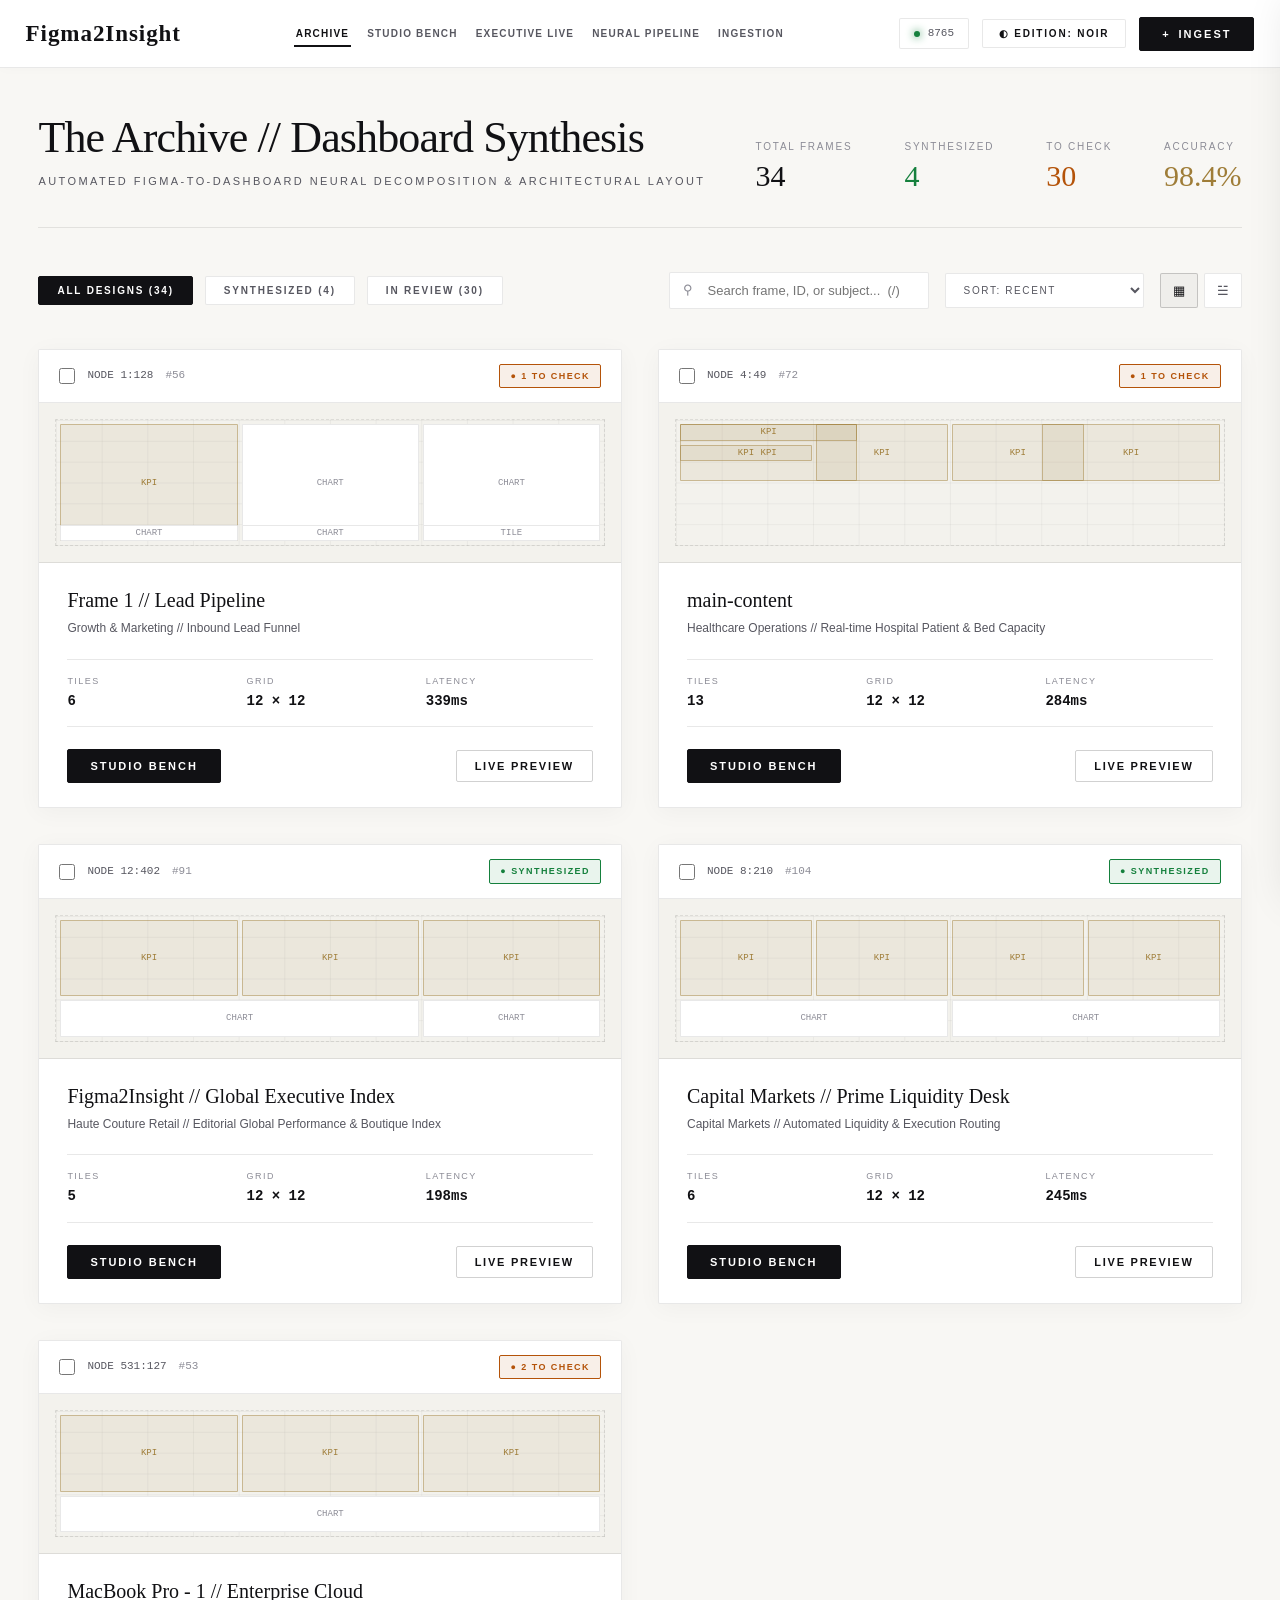
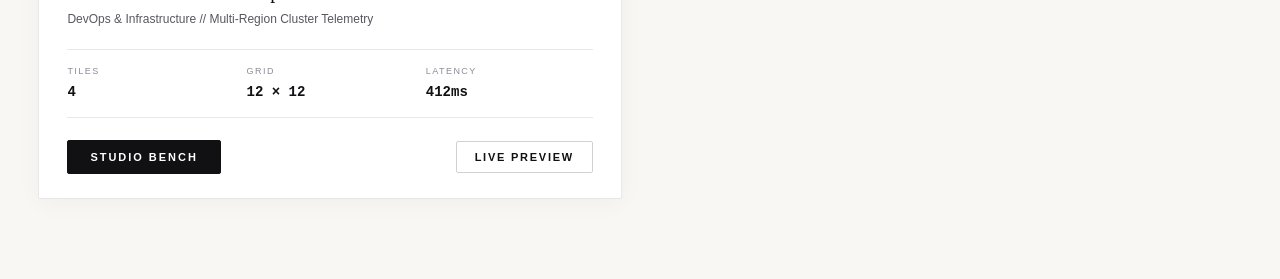
<file: index.html>
<!DOCTYPE html>
<html lang="en">
<head>
  <meta charset="UTF-8">
  <meta http-equiv="refresh" content="0; url=app/">
  <title>Figma2Insight // Redirecting...</title>
  <script>
    window.location.href = "app/";
  </script>
</head>
<body style="background: #f8f7f4; color: #111114; font-family: sans-serif; display: flex; align-items: center; justify-content: center; height: 100vh; margin: 0;">
  <p>Entering <a href="app/" style="color: #9f7d38; font-weight: 600; text-decoration: none;">Figma2Insight</a>...</p>
</body>
</html>
</file>
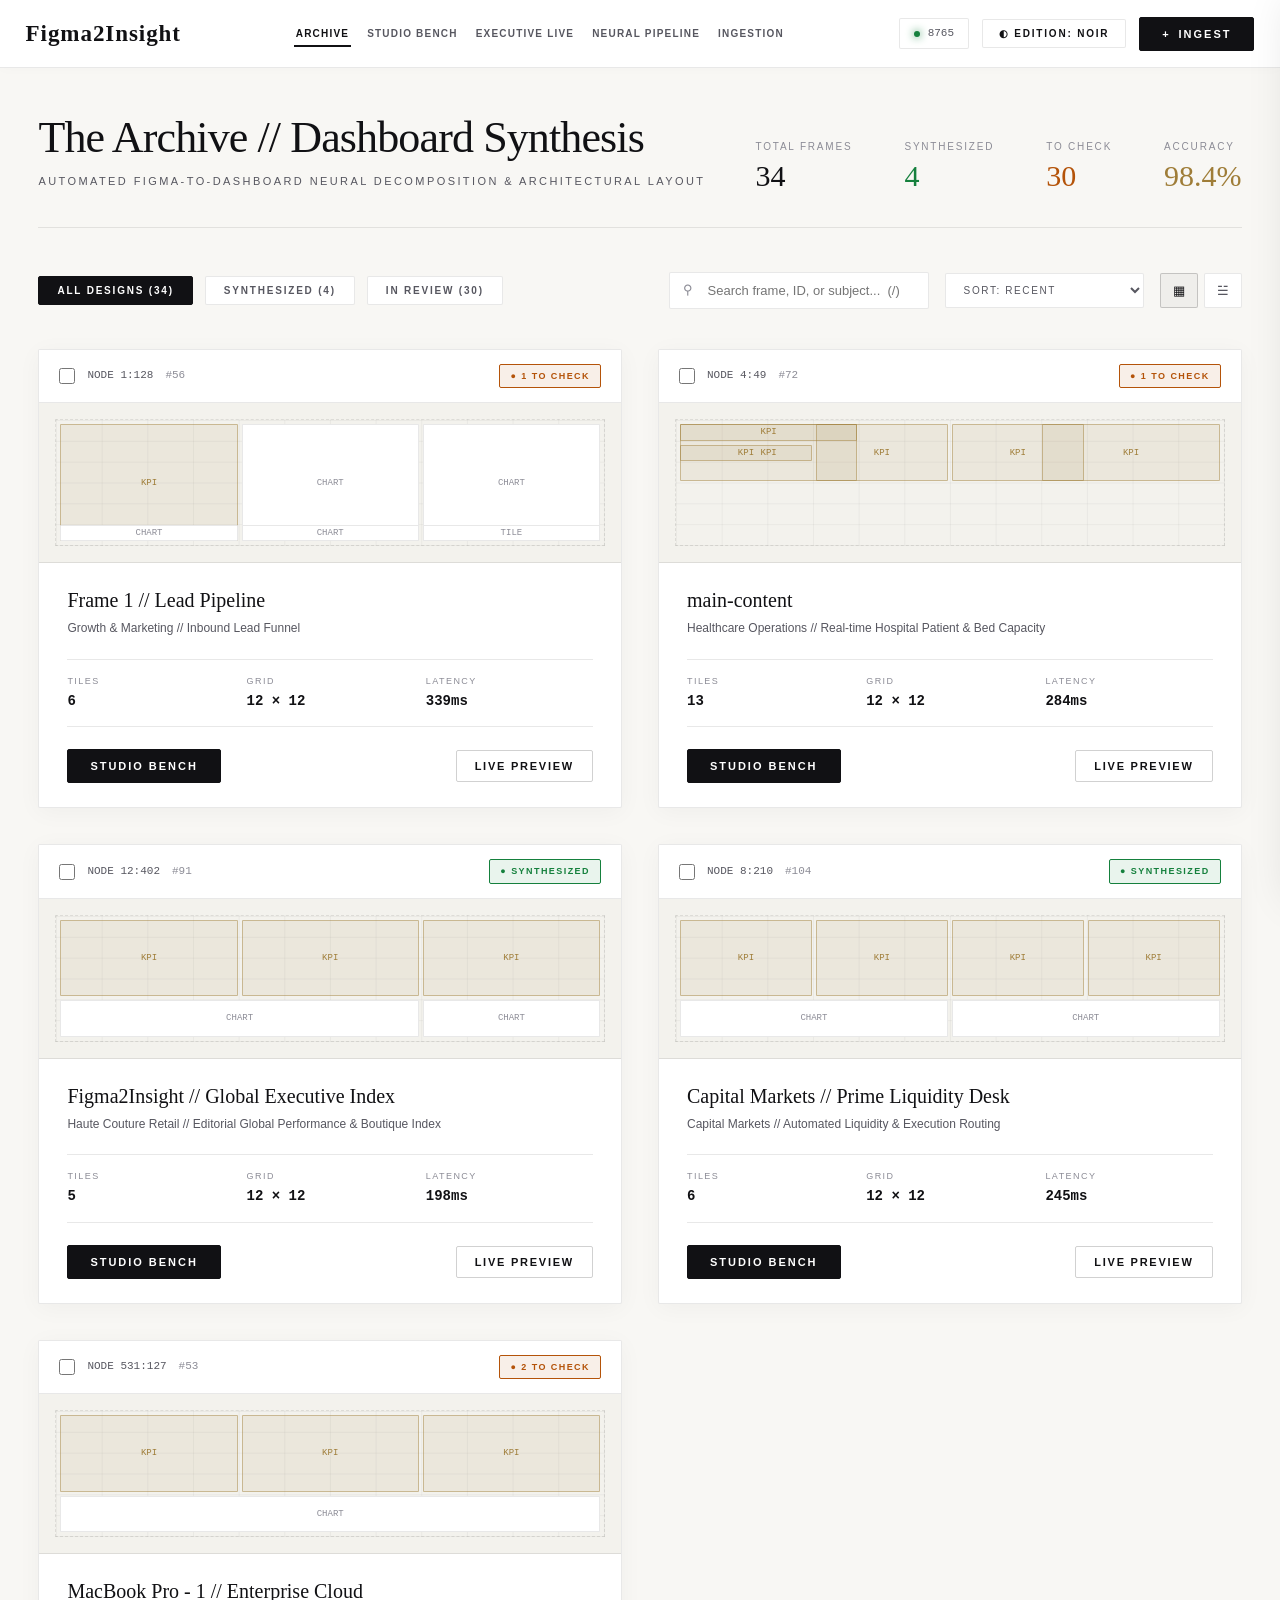
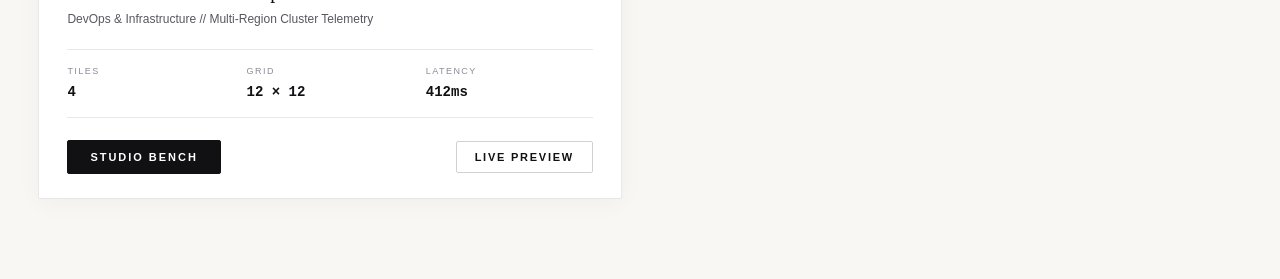
<file: app/index.html>
<!DOCTYPE html>
<html lang="en" data-theme="blanc">
<head>
  <meta charset="UTF-8">
  <meta name="viewport" content="width=device-width, initial-scale=1.0">
  <title>Figma2Insight // Neural Dashboard Synthesis</title>
  <link rel="stylesheet" href="css/style.css?v=4.0">
  <link rel="preconnect" href="https://fonts.googleapis.com">
  <link rel="preconnect" href="https://fonts.gstatic.com" crossorigin>
</head>
<body data-theme="blanc">

  <!-- =========================================================================
       MASTHEAD (PRADA EDITORIAL STYLE - SPACIOUS TABS & FIGMA2INSIGHT BRAND)
       ========================================================================= -->
  <header class="atelier-masthead">
    <div class="brand-block" onclick="ATELIER_APP.switchTab('collection')" title="Figma2Insight Home">
      <span class="brand-title">Figma2Insight</span>
    </div>

    <nav class="atelier-nav">
      <button class="nav-link active" data-tab="collection" onclick="ATELIER_APP.switchTab('collection')">
        <span class="nav-num">01 // </span>Archive
      </button>
      <button class="nav-link" data-tab="studio" onclick="ATELIER_APP.switchTab('studio')">
        <span class="nav-num">02 // </span><span class="nav-label-long">Studio Bench</span><span class="nav-label-short">Studio</span>
      </button>
      <button class="nav-link" data-tab="preview" onclick="ATELIER_APP.switchTab('preview')">
        <span class="nav-num">03 // </span><span class="nav-label-long">Executive Live</span><span class="nav-label-short">Executive</span>
      </button>
      <button class="nav-link" data-tab="pipeline" onclick="ATELIER_APP.switchTab('pipeline')">
        <span class="nav-num">04 // </span><span class="nav-label-long">Neural Pipeline</span><span class="nav-label-short">Pipeline</span>
      </button>
      <button class="nav-link" data-tab="ingest" onclick="ATELIER_APP.switchTab('ingest')">
        <span class="nav-num">05 // </span>Ingestion
      </button>
    </nav>

    <div class="masthead-actions">
      <div class="system-status-pill" title="Figma Receiver Listener State">
        <span class="status-dot"></span>
        <span class="status-pill-full">PORT 8765 ACTIVE</span>
        <span class="status-pill-short">8765</span>
      </div>

      <button id="theme-toggle-btn" class="theme-toggle-btn" onclick="ATELIER_DATA.toggleTheme(); ATELIER_APP.updateThemeButton();" title="Toggle Light / Dark Mode">
        <span class="theme-icon">◐</span>
        <span id="theme-btn-text" class="theme-btn-text">EDITION: NOIR</span>
      </button>

      <button id="btn-nav-ingest" class="btn-primary-sharp" onclick="ATELIER_APP.switchTab('ingest')" title="Import new Figma file">
        <span>+</span>
        <span class="ingest-label-full">INGEST FIGMA</span>
        <span class="ingest-label-short">INGEST</span>
      </button>
    </div>
  </header>

  <!-- =========================================================================
       MAIN CONTENT CONTAINER (SPACIOUS LUXURY LAYOUT)
       ========================================================================= -->
  <main class="atelier-main">

    <!-- =======================================================================
         VIEW 1: COLLECTION ARCHIVE
         ======================================================================= -->
    <section id="tab-collection" class="tab-pane active">
      <div class="editorial-hero">
        <div>
          <h1 class="hero-heading">The Archive // Dashboard Synthesis</h1>
          <p class="hero-subtext">Automated Figma-to-Dashboard neural decomposition & architectural layout</p>
        </div>

        <div class="telemetry-strip">
          <div class="stat-item">
            <span class="stat-label">TOTAL FRAMES</span>
            <span class="stat-value">34</span>
          </div>
          <div class="stat-item">
            <span class="stat-label">SYNTHESIZED</span>
            <span class="stat-value" style="color: var(--accent-emerald);">4</span>
          </div>
          <div class="stat-item">
            <span class="stat-label">TO CHECK</span>
            <span class="stat-value" style="color: var(--accent-amber);">30</span>
          </div>
          <div class="stat-item">
            <span class="stat-label">ACCURACY</span>
            <span class="stat-value" style="color: var(--accent-gold);">98.4%</span>
          </div>
        </div>
      </div>

      <!-- Controls Toolbar -->
      <div class="catalog-toolbar">
        <div class="filter-group">
          <button class="filter-pill active" data-filter="ALL">ALL DESIGNS (34)</button>
          <button class="filter-pill" data-filter="GENERATED">SYNTHESIZED (4)</button>
          <button class="filter-pill" data-filter="REVIEW">IN REVIEW (30)</button>
        </div>

        <div class="search-sort-group">
          <div class="search-box-wrapper">
            <span class="search-icon">⚲</span>
            <input type="text" id="catalog-search-input" class="search-input" placeholder="Search frame, ID, or subject...  (/)">
          </div>

          <select id="catalog-sort-select" class="sort-select">
            <option value="NEWEST">SORT: RECENT</option>
            <option value="TILES">SORT: TILE DENSITY</option>
            <option value="CONFIDENCE">SORT: INFERENCE TIME</option>
          </select>

          <div style="display: flex; gap: 6px;">
            <button id="btn-view-grid" class="view-toggle-btn active" title="Curated Grid View">▦</button>
            <button id="btn-view-table" class="view-toggle-btn" title="Architectural Table View">☱</button>
          </div>
        </div>
      </div>

      <!-- Catalog Layouts (Zero Overlapping Markers) -->
      <div id="catalog-grid-view" class="catalog-grid"></div>
      <div id="catalog-table-view" style="display: none;"></div>

      <!-- Floating Batch Operations Bar -->
      <div id="floating-batch-bar" class="floating-batch-bar">
        <span id="batch-selected-count" class="batch-count">1 DESIGN SELECTED</span>
        <button id="btn-batch-classify" class="btn-primary-sharp" style="padding: 8px 16px; font-size: 10px;">
          CLASSIFY (XGBOOST)
        </button>
        <button id="btn-batch-package" class="btn-secondary-sharp" style="padding: 8px 16px; font-size: 10px; color: var(--text-inverse); border-color: rgba(255,255,255,0.3);">
          PACKAGE BUNDLE (.ZIP)
        </button>
        <button id="btn-batch-clear" class="btn-secondary-sharp" style="padding: 8px 14px; font-size: 10px; color: rgba(255,255,255,0.6); border-color: transparent;">
          DESELECT ALL
        </button>
      </div>
    </section>

    <!-- =======================================================================
         VIEW 2: STUDIO / FRAME INSPECTOR (DUAL BENCH)
         ======================================================================= -->
    <section id="tab-studio" class="tab-pane">
      <div class="studio-masthead">
        <div class="studio-breadcrumb">
          <span>COLLECTION</span>
          <span>/</span>
          <span id="studio-crumb-name" class="crumb-active">Frame 1 // Lead Pipeline (ID #56 · Node 1:128)</span>
        </div>

        <div class="studio-actions-group">
          <button id="btn-normalize" class="btn-secondary-sharp" style="font-size: 10px; padding: 8px 14px;">NORMALIZE</button>
          <button id="btn-classify" class="btn-secondary-sharp" style="font-size: 10px; padding: 8px 14px;">CLASSIFY</button>
          <button id="btn-synthesize" class="btn-primary-sharp" style="font-size: 10px; padding: 8px 16px;">SYNTHESIZE GRID</button>
          <button id="btn-copy-json" class="btn-secondary-sharp" style="font-size: 10px; padding: 8px 14px;">COPY JSON</button>
          <button id="btn-download-json" class="btn-secondary-sharp" style="font-size: 10px; padding: 8px 14px;">DOWNLOAD</button>
          <button id="btn-view-raw-json" class="btn-secondary-sharp" style="font-size: 10px; padding: 8px 14px;">INSPECT RAW</button>
        </div>
      </div>

      <!-- Telemetry Strip -->
      <div class="telemetry-ribbon">
        <div class="telemetry-tag-group">
          <div class="telemetry-tag">
            <span>CANDIDATES:</span>
            <strong id="ribbon-candidates-count">6</strong>
          </div>
          <span>·</span>
          <div class="telemetry-tag">
            <span>TILES:</span>
            <strong id="ribbon-tiles-count">6</strong>
          </div>
          <span>·</span>
          <div class="telemetry-tag" id="ribbon-review-container">
            <span class="review-flag-pill">
              <span id="ribbon-review-count">1</span> NEEDS REVIEW
            </span>
          </div>
          <span>·</span>
          <div class="telemetry-tag">
            <span>ERRORS:</span>
            <strong style="color: var(--accent-emerald);">0 VALIDATION</strong>
          </div>
        </div>

        <div class="telemetry-tag-group">
          <div class="telemetry-tag">
            <span>LATENCY:</span>
            <strong id="ribbon-latency">339ms</strong>
          </div>
          <span>·</span>
          <div class="telemetry-tag">
            <span>CLASSIFIER:</span>
            <span id="ribbon-classifier" style="color: var(--accent-gold);">XGBoost v1.7.5 (Cached)</span>
          </div>
        </div>
      </div>

      <!-- Dual Workbench Split -->
      <div class="studio-workbench">
        <!-- Left: Figma Source Decomposition -->
        <div class="bench-panel">
          <div class="panel-header">
            <div class="panel-title">
              <span>01 // SOURCE DECOMPOSITION</span>
            </div>
            <span id="source-dimensions-tag" class="panel-dim">1434 × 814 PX</span>
          </div>

          <div class="panel-body-scroll">
            <div id="source-candidates-list" class="source-candidates-list"></div>
          </div>
        </div>

        <!-- Right: 12x12 Architectural Neural Grid -->
        <div class="bench-panel">
          <div class="panel-header">
            <div class="panel-title">
              <span>02 // 12×12 NEURAL GRID CANVAS</span>
            </div>
            <span class="panel-dim">ADAPTIVE MATRIX (12 COLS × 12 ROWS)</span>
          </div>

          <div class="grid-canvas-container">
            <div class="grid-col-ruler">
              <span>1</span><span>2</span><span>3</span><span>4</span>
              <span>5</span><span>6</span><span>7</span><span>8</span>
              <span>9</span><span>10</span><span>11</span><span>12</span>
            </div>

            <div id="neural-grid-12x12" class="neural-grid-12x12"></div>
          </div>
        </div>
      </div>

      <!-- Tile Inspector Slide-Over Drawer -->
      <aside id="tile-inspector-drawer" class="tile-inspector-drawer">
        <div class="drawer-header">
          <h2 class="drawer-title font-serif">Tile Parameter Inspector</h2>
          <button id="close-inspector-drawer" class="drawer-close-btn">&times;</button>
        </div>

        <form id="tile-inspector-form" class="drawer-body">
          <input type="hidden" id="insp-widget-id">

          <div id="insp-review-banner" style="display: none; padding: 16px; background: var(--accent-amber-soft); border: 1px solid var(--accent-amber); border-radius: var(--radius-sharp);">
            <div style="font-family: var(--font-display); font-size: 10px; font-weight: 700; letter-spacing: 0.16em; color: var(--accent-amber); margin-bottom: 6px;">
              ● ATTENTION REQUIRED
            </div>
            <p id="insp-review-comment" style="font-size: 12px; color: var(--text-primary); margin-bottom: 12px; line-height: 1.5;"></p>
            <button type="button" id="btn-approve-review" class="btn-primary-sharp" style="font-size: 9px; padding: 8px 14px; width: 100%;">
              APPROVE & RESOLVE FLAG
            </button>
          </div>

          <div class="form-group">
            <label class="form-label">Widget Title</label>
            <input type="text" id="insp-title" class="form-input">
          </div>

          <div class="form-group">
            <label class="form-label">Subtitle / Description</label>
            <input type="text" id="insp-subtitle" class="form-input">
          </div>

          <div class="form-group">
            <label class="form-label">Predicted Component Class</label>
            <select id="insp-type" class="form-select">
              <option value="KPI_CARD">KPI_CARD (Key Metric)</option>
              <option value="CHART">CHART (Bar / Line / Funnel)</option>
              <option value="TABLE">TABLE (Data Matrix)</option>
              <option value="PROGRESS">PROGRESS (Goal Tracker)</option>
              <option value="FILTER">FILTER (Date / Category)</option>
              <option value="OTHER">OTHER (Static Decor)</option>
            </select>
          </div>

          <div class="form-group">
            <label class="form-label">12×12 Grid Geometry</label>
            <div class="grid-coords-inputs">
              <div>
                <span style="font-size: 10px; color: var(--text-muted);">Col Offset (0..11)</span>
                <input type="number" id="insp-col-offset" min="0" max="11" class="form-input">
              </div>
              <div>
                <span style="font-size: 10px; color: var(--text-muted);">Col Span (1..12)</span>
                <input type="number" id="insp-col-span" min="1" max="12" class="form-input">
              </div>
              <div>
                <span style="font-size: 10px; color: var(--text-muted);">Row Offset (0..11)</span>
                <input type="number" id="insp-row-offset" min="0" max="11" class="form-input">
              </div>
              <div>
                <span style="font-size: 10px; color: var(--text-muted);">Row Span (1..12)</span>
                <input type="number" id="insp-row-span" min="1" max="12" class="form-input">
              </div>
            </div>
          </div>

          <div style="margin-top: auto; display: flex; flex-direction: column; gap: 8px;">
            <button type="submit" class="btn-primary-sharp" style="width: 100%; justify-content: center;">
              APPLY PARAMETERS
            </button>
          </div>
        </form>
      </aside>
    </section>

    <!-- =======================================================================
         VIEW 3: EXECUTIVE LIVE PREVIEW
         ======================================================================= -->
    <section id="tab-preview" class="tab-pane">
      <div id="executive-canvas-section" class="executive-canvas">
        <div class="executive-header">
          <div>
            <div class="exec-brand-bar">
              <span class="brand-title" style="font-size: 20px;">Figma2Insight</span>
              <span class="font-display" style="font-size: 10px; letter-spacing: 0.22em; color: var(--text-muted); text-transform: uppercase;">
                HAUTE COUTURE PRESENTATION
              </span>
            </div>
            <h1 id="exec-dashboard-title" class="exec-title" style="margin-top: 8px;">Frame 1 // Lead Pipeline</h1>
            <p id="exec-dashboard-topic" class="hero-subtext" style="margin-top: 4px;">Growth & Acquisition // Inbound Lead Funnel</p>
          </div>

          <div style="display: flex; align-items: center; gap: 16px;">
            <div class="exec-timeframe-pills">
              <button class="exec-pill" data-time="TODAY">TODAY</button>
              <button class="exec-pill" data-time="7D">7D</button>
              <button class="exec-pill active" data-time="30D">30D</button>
              <button class="exec-pill" data-time="Q3/Q4">Q3/Q4</button>
              <button class="exec-pill" data-time="YTD">YTD</button>
            </div>

            <button id="btn-exec-fullscreen" class="btn-secondary-sharp" style="padding: 8px 14px; font-size: 10px;">
              FULLSCREEN
            </button>
            <button id="btn-exec-print" class="btn-secondary-sharp" style="padding: 8px 14px; font-size: 10px;">
              EXPORT PDF
            </button>
          </div>
        </div>

        <div id="executive-grid-render" class="executive-grid-render"></div>
      </div>
    </section>

    <!-- =======================================================================
         VIEW 4: NEURAL PIPELINE TERMINAL
         ======================================================================= -->
    <section id="tab-pipeline" class="tab-pane">
      <div class="editorial-hero">
        <div>
          <h1 class="hero-heading">Neural Synthesis Pipeline</h1>
          <p class="hero-subtext">5-stage XGBoost classification, candidate geometry extraction & 12x12 grid generation</p>
        </div>

        <div>
          <button id="btn-run-full-pipeline" class="btn-primary-sharp">
            RUN COMPLETE PIPELINE
          </button>
        </div>
      </div>

      <!-- Flow Diagram -->
      <div id="pipeline-flow-diagram" class="pipeline-flow-diagram"></div>

      <!-- Selected Step Card -->
      <div style="background: var(--bg-surface); border: 1px solid var(--border-hairline); border-radius: var(--radius-sharp); padding: 24px 28px; margin-bottom: 28px; display: flex; justify-content: space-between; align-items: center; box-shadow: var(--shadow-subtle);">
        <div>
          <span id="pipe-step-name" class="font-display" style="font-size: 12px; font-weight: 700; letter-spacing: 0.18em; text-transform: uppercase; color: var(--accent-gold);">
            01 // FIGMA INGESTION
          </span>
          <p id="pipe-step-desc" style="font-size: 13px; color: var(--text-secondary); margin-top: 6px;">
            Receive vectorized JSON tree from Figma Plugin receiver (port 8765)
          </p>
          <div style="display: flex; gap: 20px; margin-top: 10px; font-family: var(--font-mono); font-size: 11px; color: var(--text-muted);">
            <span>SCRIPT: <strong id="pipe-step-script" style="color: var(--text-primary);">plugin_receiver.py</strong></span>
            <span>OUTPUT: <strong id="pipe-step-output" style="color: var(--text-primary);">dataset/new_dashboard/figma_data.json</strong></span>
          </div>
        </div>

        <div>
          <span id="pipe-step-status" class="tag-synthesized card-status-tag">READY</span>
        </div>
      </div>

      <!-- Terminal Shell -->
      <div class="terminal-shell">
        <div class="terminal-bar">
          <div class="term-dots">
            <span class="term-dot"></span>
            <span class="term-dot"></span>
            <span class="term-dot"></span>
          </div>
          <span class="term-title">FIGMA2INSIGHT SYNTHESIS TERMINAL // 127.0.0.1:8765</span>
          <div style="display: flex; gap: 8px;">
            <button id="btn-copy-pipeline-logs" class="btn-secondary-sharp" style="padding: 4px 10px; font-size: 9px; color: #d1d5db; border-color: rgba(255,255,255,0.2);">COPY</button>
            <button id="btn-clear-pipeline-logs" class="btn-secondary-sharp" style="padding: 4px 10px; font-size: 9px; color: #d1d5db; border-color: rgba(255,255,255,0.2);">CLEAR</button>
          </div>
        </div>

        <div id="pipeline-terminal-screen" class="terminal-screen"></div>
      </div>
    </section>

    <!-- =======================================================================
         VIEW 5: INGESTION & DROPZONE
         ======================================================================= -->
    <section id="tab-ingest" class="tab-pane">
      <div class="editorial-hero">
        <div>
          <h1 class="hero-heading">Figma Ingestion Studio</h1>
          <p class="hero-subtext">Live synchronization with Figma plugin receiver or direct JSON file import</p>
        </div>
      </div>

      <!-- Ingest Dropzone -->
      <div id="figma-json-dropzone" class="dropzone-container">
        <input type="file" id="figma-file-input" accept=".json" style="display: none;">
        <div class="dropzone-icon font-serif">❖</div>
        <h2 class="dropzone-title">Drop Figma Export Payload Here</h2>
        <p class="dropzone-sub">Accepts serialized JSON from Figma Dashboard Extractor plugin or REST API</p>
        <button type="button" class="btn-secondary-sharp">SELECT LOCAL FILE</button>
      </div>

      <!-- Ingest Actions & Diagnostic Cards -->
      <div style="display: grid; grid-template-columns: repeat(auto-fit, minmax(360px, 1fr)); gap: 32px;">
        <div style="background: var(--bg-surface); border: 1px solid var(--border-hairline); border-radius: var(--radius-sharp); padding: 28px; box-shadow: var(--shadow-subtle);">
          <h3 class="font-serif" style="font-size: 19px; margin-bottom: 8px;">Receiver Connection Check</h3>
          <p style="font-size: 13px; color: var(--text-secondary); margin-bottom: 20px;">
            Check connection to the local Python WebSocket receiver (port 8765).
          </p>
          <button id="btn-test-receiver-conn" class="btn-primary-sharp" style="font-size: 10px;">
            TEST RECEIVER STATUS (:8765)
          </button>
        </div>

        <div style="background: var(--bg-surface); border: 1px solid var(--border-hairline); border-radius: var(--radius-sharp); padding: 28px; box-shadow: var(--shadow-subtle);">
          <h3 class="font-serif" style="font-size: 19px; margin-bottom: 8px;">Load Clinical Sample Dataset</h3>
          <p style="font-size: 13px; color: var(--text-secondary); margin-bottom: 20px;">
            Immediately load the synthesized hospital operations and patient telemetry dataset.
          </p>
          <button id="btn-load-sample-design" class="btn-secondary-sharp" style="font-size: 10px;">
            LOAD CLINICAL DATASET
          </button>
        </div>

        <div style="background: var(--bg-surface); border: 1px solid var(--border-hairline); border-radius: var(--radius-sharp); padding: 28px; box-shadow: var(--shadow-subtle);">
          <h3 class="font-serif" style="font-size: 19px; margin-bottom: 8px;">CLI Pipeline Instructions</h3>
          <p style="font-size: 12px; color: var(--text-secondary); margin-bottom: 10px;">
            To run the complete pipeline manually in terminal:
          </p>
          <pre style="background: #0e0e11; border: 1px solid var(--border-hairline); padding: 14px; font-family: var(--font-mono); font-size: 11px; color: var(--accent-gold); overflow-x: auto; border-radius: 2px;">
python plugin_receiver.py
python src/preprocessing/generate_new_candidates.py
python src/model/predict.py
python src/output/clean_predictions.py
python src/output/generate_vista_page.py</pre>
        </div>
      </div>
    </section>

  </main>

  <!-- =========================================================================
       EXPORT PACKAGE SLIDE-OVER DRAWER
       ========================================================================= -->
  <aside id="export-package-drawer" class="tile-inspector-drawer">
    <div class="drawer-header">
      <h2 class="drawer-title font-serif">Export Insight Package</h2>
      <button id="close-package-drawer" class="drawer-close-btn">&times;</button>
    </div>

    <form id="export-package-form" class="drawer-body">
      <div class="form-group">
        <label class="form-label">Subject Area</label>
        <input type="text" id="pkg-subject" class="form-input" placeholder="e.g. Sales, Healthcare">
      </div>

      <div class="form-group">
        <label class="form-label">Topic Identifier</label>
        <input type="text" id="pkg-topic" class="form-input" placeholder="e.g. Inbound Pipeline">
      </div>

      <div class="form-group">
        <label class="form-label">Output Target Path</label>
        <input type="text" id="pkg-path" class="form-input font-mono" style="font-size: 11px;">
      </div>

      <div class="form-group">
        <label class="form-label">Package Format</label>
        <select class="form-select">
          <option>Standardized Figma2Insight Page (.json)</option>
          <option>Complete Web Dashboard Bundle (.zip)</option>
          <option>React Component Manifest (.tsx)</option>
        </select>
      </div>

      <div style="margin-top: auto; display: flex; flex-direction: column; gap: 10px;">
        <button type="submit" class="btn-primary-sharp" style="width: 100%; justify-content: center;">
          DOWNLOAD PACKAGE ZIP
        </button>
      </div>
    </form>
  </aside>

  <!-- =========================================================================
       RAW JSON MODAL
       ========================================================================= -->
  <div id="raw-json-modal" class="modal-overlay">
    <div class="modal-card">
      <div class="modal-header">
        <h3 class="font-serif" style="font-size: 18px;">Standardized Page JSON</h3>
        <button id="close-raw-json-modal" class="drawer-close-btn">&times;</button>
      </div>
      <div class="modal-body">
        <pre id="raw-json-viewer" class="modal-code-viewer"></pre>
      </div>
    </div>
  </div>

  <!-- Toast Notification Container -->
  <div id="atelier-toast" class="atelier-toast"></div>

  <!-- Scripts -->
  <script src="js/data.js?v=4.0"></script>
  <script src="js/studio.js?v=4.0"></script>
  <script src="js/preview.js?v=4.0"></script>
  <script src="js/pipeline.js?v=4.0"></script>
  <script src="js/app.js?v=4.0"></script>
</body>
</html>
</file>
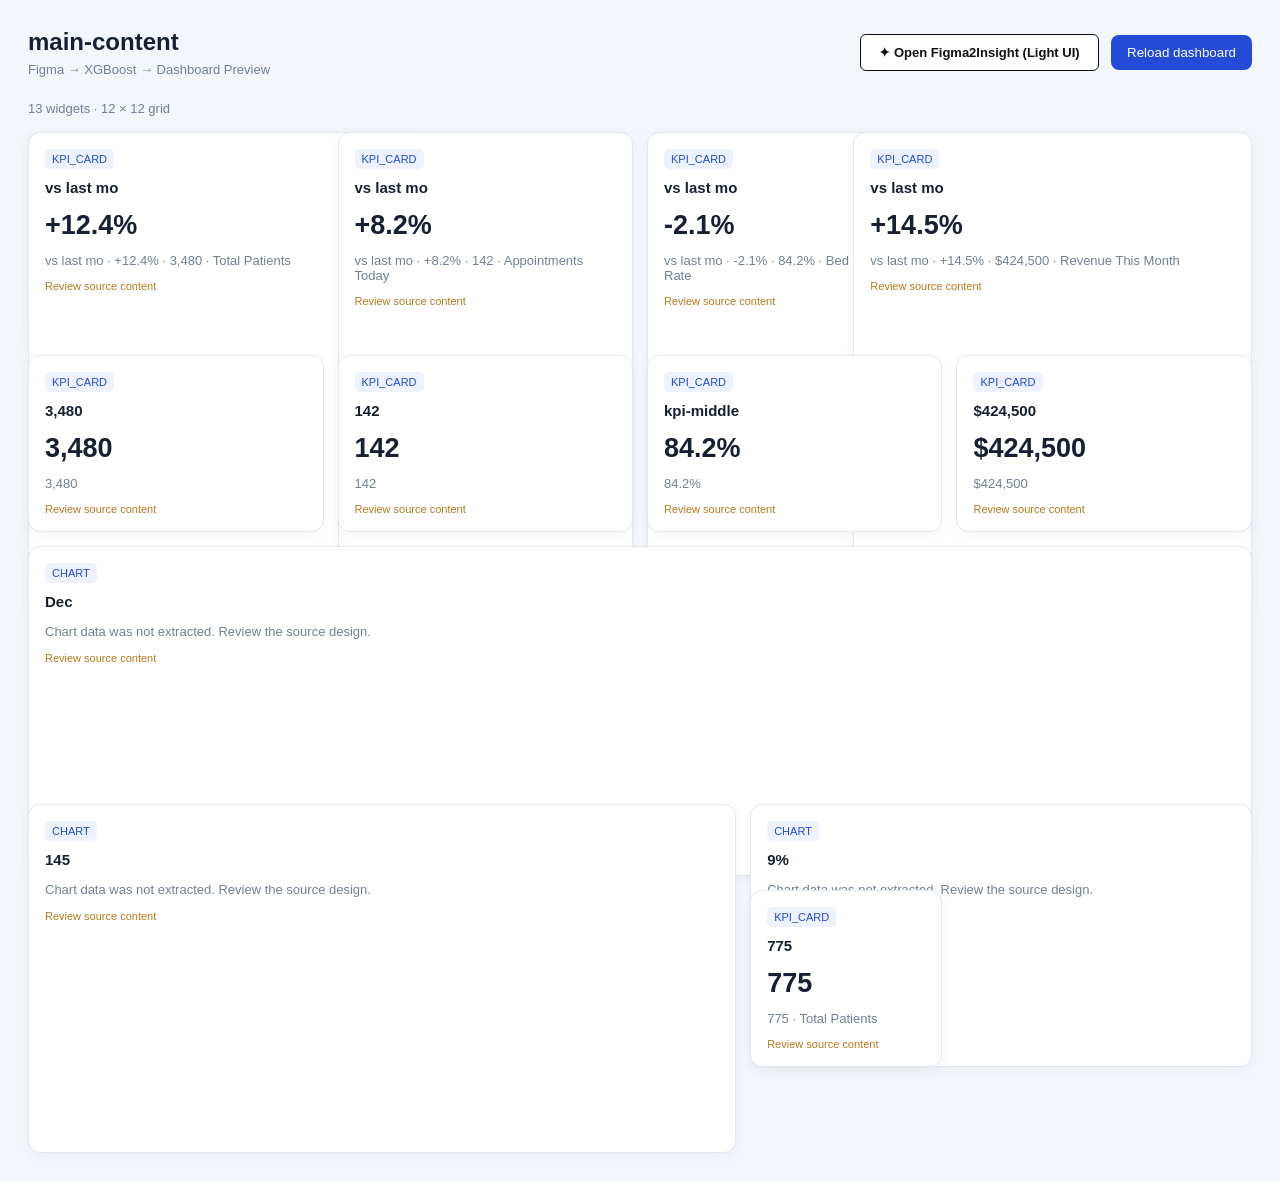
<file: dashboard_preview.html>
<!DOCTYPE html>
<html lang="en">
<head>
<meta charset="UTF-8">
<meta name="viewport" content="width=device-width, initial-scale=1.0">
<title>AI Dashboard Generator</title>
<style>
* { box-sizing: border-box; }
body {
  margin: 0;
  padding: 28px;
  font-family: Arial, sans-serif;
  background: #f3f6fb;
  color: #172033;
}
header {
  display: flex;
  justify-content: space-between;
  align-items: center;
  flex-wrap: wrap;
  gap: 12px;
  margin-bottom: 24px;
}
h1 { font-size: 24px; margin: 0 0 6px; }
.muted { color: #718096; font-size: 13px; }
button {
  padding: 10px 16px;
  border: 0;
  border-radius: 8px;
  background: #234bd6;
  color: white;
  cursor: pointer;
}
#status { margin-bottom: 16px; }
.dashboard {
  display: grid;
  grid-template-columns: repeat(12, minmax(0, 1fr));
  grid-auto-rows: minmax(72px, auto);
  gap: 14px;
}
.card {
  min-width: 0;
  padding: 16px;
  background: white;
  border: 1px solid #e2e8f0;
  border-radius: 12px;
  box-shadow: 0 3px 12px #1720330a;
  overflow: hidden;
}
.card h3 {
  font-size: 15px;
  margin: 0 0 14px;
  overflow-wrap: anywhere;
}
.kpi-value {
  font-size: 27px;
  font-weight: bold;
  margin: 12px 0;
}
.tag {
  display: inline-block;
  padding: 4px 7px;
  border-radius: 5px;
  background: #edf2ff;
  color: #234bd6;
  font-size: 11px;
  margin-bottom: 10px;
}
.chart-row { margin: 12px 0; }
.chart-label {
  display: flex;
  justify-content: space-between;
  gap: 8px;
  font-size: 12px;
  margin-bottom: 5px;
}
.bar {
  height: 8px;
  background: #e8edf5;
  border-radius: 8px;
  overflow: hidden;
}
.bar span {
  display: block;
  height: 100%;
  background: #4169e1;
  border-radius: 8px;
}
.review { color: #b7791f; font-size: 11px; margin-top: 12px; }
.error { color: #b91c1c; }
@media (max-width: 760px) {
  body { padding: 14px; }
  .dashboard { display: flex; flex-direction: column; }
  .card { min-height: 120px; }
}
</style>
</head>
<body>
<header>
  <div>
    <h1 id="title">AI Dashboard Generator</h1>
    <div class="muted">Figma → XGBoost → Dashboard Preview</div>
  </div>
  <div>
    <a href="/app/" style="display: inline-block; padding: 10px 18px; background: #ffffff; color: #111114; text-decoration: none; border-radius: 6px; font-weight: 600; font-size: 13px; border: 1px solid #111114; margin-right: 8px;">✦ Open Figma2Insight (Light UI)</a>
    <button onclick="loadDashboard()">Reload dashboard</button>
  </div>
</header>

<div id="status" class="muted">Loading generated page...</div>
<div id="dashboard" class="dashboard"></div>

<script>
const PAGE_URL = "/outputs/vista_pages/new_dashboard/page.json";

function escapeHTML(value) {
  return String(value ?? "").replace(/[&<>"']/g, ch => ({
    "&": "&amp;", "<": "&lt;", ">": "&gt;",
    '"': "&quot;", "'": "&#39;"
  }[ch]));
}

function renderWidget(widget) {
  const type = escapeHTML(widget.type);
  let content = "";

  if (type === "CHART") {
    const data = widget.chartData || [];
    if (data.length) {
      const max = Math.max(...data.map(d => Number(d.value)), 1);
      content = data.map(d => `
        <div class="chart-row">
          <div class="chart-label">
            <span>${escapeHTML(d.label)}</span>
            <strong>${escapeHTML(d.value)}</strong>
          </div>
          <div class="bar">
            <span style="width:${Math.max(0, Math.min(100,
              Number(d.value) / max * 100))}%"></span>
          </div>
        </div>
      `).join("");
    } else {
      content = `<p class="muted">
        Chart data was not extracted. Review the source design.
      </p>`;
    }
  } else {
    const texts = Array.isArray(widget.text) ? widget.text : [];
    if (type === "KPI_CARD") {
      const numeric = texts.find(t => /\d/.test(t));
      content = `
        <div class="kpi-value">${escapeHTML(numeric || "—")}</div>
        <div class="muted">${texts.map(escapeHTML).join(" · ")}</div>`;
    } else if (texts.length) {
      content = `<p>${texts.map(escapeHTML).join("<br>")}</p>`;
    } else {
      content = `<p class="muted">Content needs configuration.</p>`;
    }
  }

  return `
    <section class="card"
      style="grid-column:${widget.grid.colOffset + 1} / span ${widget.grid.colSpan};
             grid-row:${widget.grid.rowOffset + 1} / span ${widget.grid.rowSpan}">
      <span class="tag">${type}</span>
      <h3>${escapeHTML(widget.title)}</h3>
      ${content}
      ${widget.needsReview
        ? '<div class="review">Review source content</div>' : ''}
    </section>`;
}

async function loadDashboard() {
  const status = document.getElementById("status");
  const container = document.getElementById("dashboard");
  status.textContent = "Loading...";
  container.innerHTML = "";

  try {
    const response = await fetch(PAGE_URL + "?t=" + Date.now());
    if (!response.ok) throw new Error("Could not load page.json");

    const page = await response.json();
    document.getElementById("title").textContent =
      page.dashboard?.name || "Generated Dashboard";

    if (!Array.isArray(page.widgets) || !page.widgets.length) {
      throw new Error("No widgets found in the generated page.");
    }

    container.innerHTML = page.widgets.map(renderWidget).join("");
    status.textContent =
      `${page.widgets.length} widgets · ` +
      `${page.dashboard.columns} × ${page.dashboard.rows} grid`;
  } catch (error) {
    status.innerHTML = '<span class="error">' +
      escapeHTML(error.message) +
      '</span><p class="muted">Run the local server from the project root.</p>';
  }
}

loadDashboard();
</script>
</body>
</html>
</file>
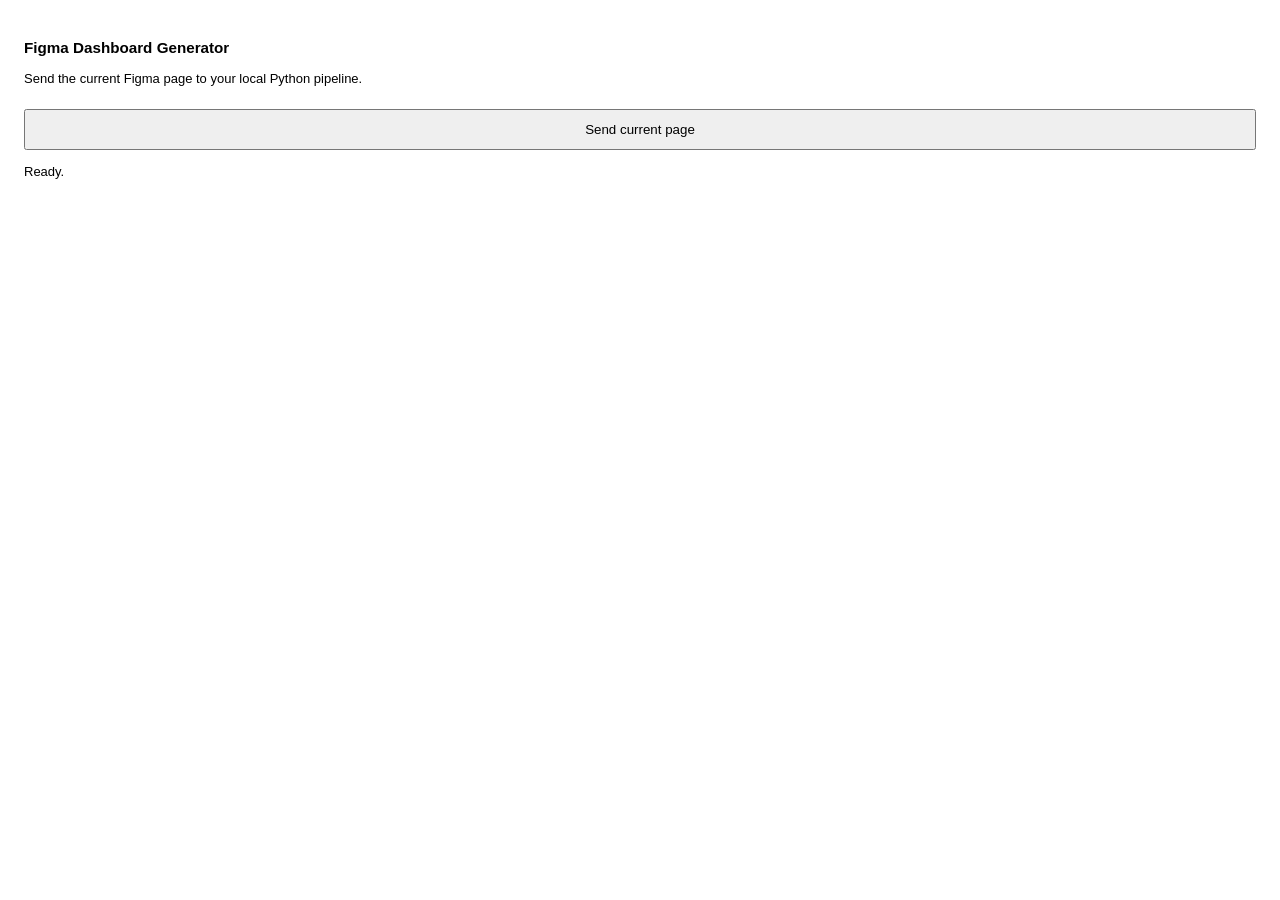
<file: figma_plugin/ui.html>
<!DOCTYPE html>
<html>
<head>
  <meta charset="utf-8">
  <style>
    body {
      font: 13px sans-serif;
      padding: 16px;
    }
    button {
      width: 100%;
      padding: 11px;
      margin-top: 10px;
      cursor: pointer;
    }
    #status {
      margin-top: 14px;
      overflow-wrap: anywhere;
    }
  </style>
</head>
<body>
  <h3>Figma Dashboard Generator</h3>
  <p>Send the current Figma page to your local Python pipeline.</p>
  <button id="send">Send current page</button>
  <div id="status">Ready.</div>

  <script>
    const status = document.getElementById("status");
    const button = document.getElementById("send");

    button.onclick = () => {
      button.disabled = true;
      status.textContent = "Reading design and sending to Python...";
      parent.postMessage(
        { pluginMessage: { type: "send-design" } },
        "*"
      );
    };

    window.onmessage = (event) => {
      const message = event.data.pluginMessage;
      if (!message) return;

      status.textContent = message.text;
      button.disabled = false;
    };
  </script>
</body>
</html>
</file>
<file: app/css/style.css>
/* Responsive visibility tokens */
.nav-num { display: inline; }
.nav-label-long { display: inline; }
.nav-label-short { display: none; }
.status-pill-full { display: inline; }
.status-pill-short { display: none; }
.ingest-label-full { display: inline; }
.ingest-label-short { display: none; }

/* ==========================================================================
   FIGMA2INSIGHT // ARCHITECTURAL DASHBOARD SYNTHESIS & NEURAL GRID
   Aesthetic: Prada Luxury Editorial — Pure Minimalist Gallery, Architectural White
   Spacious, Clean, Unhurried Luxury Layout
   ========================================================================== */

@import url('https://fonts.googleapis.com/css2?family=Bodoni+Moda:ital,opsz,wght@0,6..96,400..900;1,6..96,400..900&family=Inter:wght@300;400;500;600&family=Space+Mono:ital,wght@0,400;0,700;1,400&family=Syne:wght@400;500;600;700;800&display=swap');

:root {
  /* Default: Pure Haute Couture Light Mode (Prada Gallery Alabaster & Chalk) */
  --bg-canvas: #f8f7f4;
  --bg-surface: #ffffff;
  --bg-surface-elevated: #f2f0eb;
  --bg-card: #ffffff;
  --bg-card-hover: #ffffff;
  --bg-input: #f3f2ed;
  --bg-highlight: rgba(0, 0, 0, 0.035);

  --border-hairline: rgba(0, 0, 0, 0.09);
  --border-subtle: rgba(0, 0, 0, 0.18);
  --border-focus: rgba(0, 0, 0, 0.85);
  --border-gold: rgba(160, 126, 56, 0.45);

  --text-primary: #111114;
  --text-secondary: #575760;
  --text-muted: #8c8c96;
  --text-inverse: #ffffff;

  --accent-gold: #9f7d38;
  --accent-gold-soft: rgba(159, 125, 56, 0.09);
  --accent-emerald: #15803d;
  --accent-emerald-soft: rgba(21, 128, 61, 0.09);
  --accent-amber: #b45309;
  --accent-amber-soft: rgba(180, 83, 9, 0.09);
  --accent-crimson: #be123c;

  --font-serif: 'Bodoni Moda', Georgia, serif;
  --font-display: 'Syne', sans-serif;
  --font-body: 'Inter', -apple-system, BlinkMacSystemFont, sans-serif;
  --font-mono: 'Space Mono', monospace;

  --transition-fast: 0.2s cubic-bezier(0.16, 1, 0.3, 1);
  --transition-smooth: 0.35s cubic-bezier(0.16, 1, 0.3, 1);
  --radius-sharp: 2px;
  --radius-subtle: 3px;

  --shadow-subtle: 0 4px 24px rgba(0, 0, 0, 0.04);
  --shadow-hover: 0 16px 40px rgba(0, 0, 0, 0.07);
}

/* Optional Noir Theme */
[data-theme="noir"], body[data-theme="noir"] {
  --bg-canvas: #09090b;
  --bg-surface: #101013;
  --bg-surface-elevated: #16161a;
  --bg-card: rgba(18, 18, 22, 0.7);
  --bg-card-hover: rgba(26, 26, 32, 0.85);
  --bg-input: #131317;
  --bg-highlight: rgba(255, 255, 255, 0.04);

  --border-hairline: rgba(255, 255, 255, 0.09);
  --border-subtle: rgba(255, 255, 255, 0.16);
  --border-focus: rgba(255, 255, 255, 0.6);
  --border-gold: rgba(203, 178, 121, 0.4);

  --text-primary: #fcfcfb;
  --text-secondary: #9a9aa2;
  --text-muted: #5e5e68;
  --text-inverse: #09090b;

  --accent-gold: #cbb279;
  --accent-gold-soft: rgba(203, 178, 121, 0.12);
  --accent-emerald: #4ade80;
  --accent-emerald-soft: rgba(74, 222, 128, 0.12);
  --accent-amber: #f59e0b;
  --accent-amber-soft: rgba(245, 158, 11, 0.12);

  --shadow-subtle: 0 4px 24px rgba(0, 0, 0, 0.4);
  --shadow-hover: 0 16px 40px rgba(0, 0, 0, 0.6);
}

/* ==========================================================================
   RESET & FOUNDATION
   ========================================================================== */
*, *::before, *::after {
  box-sizing: border-box;
  margin: 0;
  padding: 0;
}

html, body {
  width: 100%;
  min-height: 100vh;
  background-color: var(--bg-canvas);
  color: var(--text-primary);
  font-family: var(--font-body);
  font-size: 14px;
  line-height: 1.6;
  -webkit-font-smoothing: antialiased;
  -moz-osx-font-smoothing: grayscale;
  overflow-x: hidden;
  transition: background-color var(--transition-smooth), color var(--transition-smooth);
}

/* Luxury Scrollbar */
::-webkit-scrollbar {
  width: 6px;
  height: 6px;
}
::-webkit-scrollbar-track {
  background: var(--bg-canvas);
}
::-webkit-scrollbar-thumb {
  background: var(--border-subtle);
  border-radius: var(--radius-sharp);
}
::-webkit-scrollbar-thumb:hover {
  background: var(--text-muted);
}

/* Typography Classes */
.font-serif { font-family: var(--font-serif); }
.font-display { font-family: var(--font-display); }
.font-mono { font-family: var(--font-mono); }

/* ==========================================================================
   MASTHEAD (PRADA EDITORIAL STYLE - SPACIOUS & CLEAN)
   ========================================================================== */
.atelier-masthead {
  position: sticky;
  top: 0;
  z-index: 100;
  display: flex;
  align-items: center;
  justify-content: space-between;
  padding: 0 clamp(12px, 2vw, 36px);
  min-height: 68px;
  height: auto;
  background: var(--bg-surface);
  border-bottom: 1px solid var(--border-hairline);
  backdrop-filter: blur(20px);
  box-shadow: 0 1px 12px rgba(0, 0, 0, 0.02);
  width: 100%;
  max-width: 100vw;
  box-sizing: border-box;
  gap: 10px;
}

.brand-block {
  display: flex;
  align-items: baseline;
  gap: 14px;
  text-decoration: none;
  color: inherit;
  cursor: pointer;
}

.brand-title {
  font-family: var(--font-serif);
  font-size: clamp(20px, 1.8vw, 26px);
  font-weight: 600;
  letter-spacing: 0.04em;
  color: var(--text-primary);
  white-space: nowrap;
}

.brand-badge {
  font-family: var(--font-display);
  font-size: 9px;
  font-weight: 700;
  letter-spacing: 0.26em;
  text-transform: uppercase;
  padding: 3px 8px;
  border: 1px solid var(--border-gold);
  color: var(--accent-gold);
  border-radius: var(--radius-sharp);
}

/* Spacious Tabs Navigation */
.atelier-nav {
  display: flex;
  align-items: center;
  gap: clamp(10px, 1.6vw, 32px);
  flex-shrink: 1;
}

.nav-link {
  background: none;
  border: none;
  color: var(--text-secondary);
  font-family: var(--font-display);
  font-size: clamp(9px, 0.85vw, 11px);
  font-weight: 600;
  letter-spacing: clamp(0.08em, 0.12vw, 0.16em);
  text-transform: uppercase;
  cursor: pointer;
  padding: 10px 2px;
  position: relative;
  white-space: nowrap;
  transition: color var(--transition-fast);
}

.nav-link:hover {
  color: var(--text-primary);
}

.nav-link.active {
  color: var(--text-primary);
  font-weight: 700;
}

.nav-link.active::after {
  content: '';
  position: absolute;
  bottom: 0;
  left: 0;
  width: 100%;
  height: 2px;
  background-color: var(--text-primary);
}

.masthead-actions {
  display: flex;
  align-items: center;
  gap: clamp(8px, 1vw, 16px);
  flex-shrink: 0;
}

.system-status-pill {
  display: flex;
  align-items: center;
  gap: 8px;
  font-family: var(--font-mono);
  font-size: 11px;
  color: var(--text-secondary);
  padding: 6px 14px;
  border: 1px solid var(--border-hairline);
  background: var(--bg-surface);
  border-radius: var(--radius-sharp);
}

.status-dot {
  width: 6px;
  height: 6px;
  border-radius: 50%;
  background-color: var(--accent-emerald);
  box-shadow: 0 0 8px var(--accent-emerald);
}

.theme-toggle-btn {
  background: var(--bg-surface);
  border: 1px solid var(--border-hairline);
  color: var(--text-primary);
  font-family: var(--font-display);
  font-size: 10px;
  font-weight: 700;
  letter-spacing: 0.18em;
  text-transform: uppercase;
  padding: 8px 16px;
  cursor: pointer;
  border-radius: var(--radius-sharp);
  transition: all var(--transition-fast);
}

.theme-toggle-btn:hover {
  background: var(--bg-highlight);
  border-color: var(--border-subtle);
}

.btn-primary-sharp {
  background: var(--text-primary);
  color: var(--text-inverse);
  border: 1px solid var(--text-primary);
  font-family: var(--font-display);
  font-size: 11px;
  font-weight: 700;
  letter-spacing: 0.18em;
  text-transform: uppercase;
  padding: 10px 22px;
  cursor: pointer;
  border-radius: var(--radius-sharp);
  transition: all var(--transition-fast);
  display: inline-flex;
  align-items: center;
  gap: 8px;
  text-decoration: none;
}

.btn-primary-sharp:hover {
  opacity: 0.88;
  transform: translateY(-1px);
}

.btn-secondary-sharp {
  background: transparent;
  color: var(--text-primary);
  border: 1px solid var(--border-subtle);
  font-family: var(--font-display);
  font-size: 11px;
  font-weight: 600;
  letter-spacing: 0.16em;
  text-transform: uppercase;
  padding: 9px 18px;
  cursor: pointer;
  border-radius: var(--radius-sharp);
  transition: all var(--transition-fast);
  display: inline-flex;
  align-items: center;
  gap: 8px;
}

.btn-secondary-sharp:hover {
  border-color: var(--text-primary);
  background: var(--bg-highlight);
}

/* ==========================================================================
   MAIN WRAPPER & TAB SECTIONS (GENEROUS SPACING)
   ========================================================================== */
.atelier-main {
  padding: clamp(24px, 3.5vw, 48px) clamp(16px, 3vw, 50px) 80px;
  max-width: 1720px;
  width: 100%;
  margin: 0 auto;
  box-sizing: border-box;
}

.tab-pane {
  display: none;
  animation: fadeIn var(--transition-smooth);
}

.tab-pane.active {
  display: block;
}

@keyframes fadeIn {
  from { opacity: 0; transform: translateY(8px); }
  to { opacity: 1; transform: translateY(0); }
}

/* ==========================================================================
   VIEW 1: COLLECTION ARCHIVE
   ========================================================================== */
.editorial-hero {
  display: flex;
  justify-content: space-between;
  align-items: flex-end;
  padding-bottom: 36px;
  border-bottom: 1px solid var(--border-hairline);
  margin-bottom: 44px;
}

.hero-heading {
  font-family: var(--font-serif);
  font-size: 44px;
  font-weight: 400;
  line-height: 1.15;
  letter-spacing: -0.02em;
  margin-bottom: 10px;
  color: var(--text-primary);
}

.hero-subtext {
  font-family: var(--font-display);
  font-size: 11px;
  letter-spacing: 0.22em;
  text-transform: uppercase;
  color: var(--text-secondary);
}

.telemetry-strip {
  display: flex;
  gap: 52px;
}

.stat-item {
  display: flex;
  flex-direction: column;
  gap: 6px;
}

.stat-label {
  font-family: var(--font-display);
  font-size: 10px;
  letter-spacing: 0.18em;
  text-transform: uppercase;
  color: var(--text-muted);
}

.stat-value {
  font-family: var(--font-serif);
  font-size: 30px;
  font-weight: 500;
  color: var(--text-primary);
  line-height: 1;
}

/* Catalog Toolbar */
.catalog-toolbar {
  display: flex;
  justify-content: space-between;
  align-items: center;
  gap: 24px;
  margin-bottom: 40px;
  flex-wrap: wrap;
}

.filter-group {
  display: flex;
  align-items: center;
  gap: 12px;
}

.filter-pill {
  background: var(--bg-surface);
  border: 1px solid var(--border-hairline);
  color: var(--text-secondary);
  font-family: var(--font-display);
  font-size: 10px;
  font-weight: 600;
  letter-spacing: 0.18em;
  text-transform: uppercase;
  padding: 8px 18px;
  cursor: pointer;
  border-radius: var(--radius-sharp);
  transition: all var(--transition-fast);
}

.filter-pill:hover {
  border-color: var(--border-subtle);
  color: var(--text-primary);
}

.filter-pill.active {
  background: var(--text-primary);
  color: var(--text-inverse);
  border-color: var(--text-primary);
  font-weight: 700;
}

.search-sort-group {
  display: flex;
  align-items: center;
  gap: 16px;
}

.search-box-wrapper {
  position: relative;
  display: flex;
  align-items: center;
}

.search-input {
  background: var(--bg-surface);
  border: 1px solid var(--border-hairline);
  color: var(--text-primary);
  font-family: var(--font-body);
  font-size: 13px;
  padding: 10px 16px 10px 38px;
  width: 260px;
  border-radius: var(--radius-sharp);
  transition: all var(--transition-fast);
}

.search-input:focus {
  outline: none;
  border-color: var(--border-focus);
  width: 320px;
}

.search-icon {
  position: absolute;
  left: 14px;
  color: var(--text-muted);
  font-size: 13px;
  pointer-events: none;
}

.sort-select {
  background: var(--bg-surface);
  border: 1px solid var(--border-hairline);
  color: var(--text-secondary);
  font-family: var(--font-display);
  font-size: 10px;
  letter-spacing: 0.16em;
  text-transform: uppercase;
  padding: 10px 14px;
  border-radius: var(--radius-sharp);
  cursor: pointer;
  outline: none;
}

.view-toggle-btn {
  background: var(--bg-surface);
  border: 1px solid var(--border-hairline);
  color: var(--text-secondary);
  padding: 9px 12px;
  cursor: pointer;
  border-radius: var(--radius-sharp);
}
.view-toggle-btn.active {
  color: var(--text-primary);
  border-color: var(--border-subtle);
  background: var(--bg-highlight);
}

/* ==========================================================================
   CARDS WITH DEDICATED ARCHITECTURAL HEADER STRIP (ZERO OVERLAP)
   ========================================================================== */
.catalog-grid {
  display: grid;
  grid-template-columns: repeat(auto-fill, minmax(400px, 1fr));
  gap: 36px;
}

.design-card {
  background: var(--bg-card);
  border: 1px solid var(--border-hairline);
  border-radius: var(--radius-sharp);
  box-shadow: var(--shadow-subtle);
  overflow: hidden;
  display: flex;
  flex-direction: column;
  transition: all var(--transition-smooth);
}

.design-card:hover {
  border-color: var(--border-subtle);
  box-shadow: var(--shadow-hover);
  transform: translateY(-3px);
}

/* Clean Dedicated Top Bar: Checkbox + Node Info on left, Status Pill on right */
.card-header-strip {
  display: flex;
  justify-content: space-between;
  align-items: center;
  padding: 14px 20px;
  background: var(--bg-surface);
  border-bottom: 1px solid var(--border-hairline);
}

.card-check-meta {
  display: flex;
  align-items: center;
  gap: 12px;
}

.card-select-checkbox {
  width: 16px;
  height: 16px;
  accent-color: var(--accent-gold);
  cursor: pointer;
}

.card-node-pill {
  font-family: var(--font-mono);
  font-size: 11px;
  color: var(--text-secondary);
  font-weight: 500;
}

.card-id-pill {
  font-family: var(--font-mono);
  font-size: 11px;
  color: var(--text-muted);
}

/* Clear, Non-Overlapping Status Markers */
.card-status-tag {
  font-family: var(--font-display);
  font-size: 9px;
  font-weight: 700;
  letter-spacing: 0.16em;
  text-transform: uppercase;
  padding: 4px 10px;
  border-radius: var(--radius-sharp);
  white-space: nowrap;
}

.tag-synthesized {
  background: var(--accent-emerald-soft);
  color: var(--accent-emerald);
  border: 1px solid var(--accent-emerald);
}

.tag-review {
  background: var(--accent-amber-soft);
  color: var(--accent-amber);
  border: 1px solid var(--accent-amber);
}

/* Minimalist Architectural Wireframe Blueprint Stage */
.card-blueprint-stage {
  height: 160px;
  background: var(--bg-input);
  border-bottom: 1px solid var(--border-hairline);
  padding: 16px;
  cursor: pointer;
  display: flex;
  flex-direction: column;
  justify-content: center;
}

.blueprint-grid-preview {
  width: 100%;
  height: 100%;
  display: grid;
  grid-template-columns: repeat(12, 1fr);
  grid-template-rows: repeat(6, 1fr);
  gap: 4px;
  background-image: 
    linear-gradient(to right, rgba(0,0,0,0.04) 1px, transparent 1px),
    linear-gradient(to bottom, rgba(0,0,0,0.04) 1px, transparent 1px);
  background-size: calc(100% / 12) calc(100% / 6);
  border: 1px dashed var(--border-hairline);
  padding: 4px;
}

.blueprint-block {
  background: var(--bg-surface);
  border: 1px solid var(--border-hairline);
  border-radius: 1px;
  display: flex;
  align-items: center;
  justify-content: center;
  font-family: var(--font-mono);
  font-size: 9px;
  color: var(--text-muted);
  transition: all var(--transition-fast);
}

.design-card:hover .blueprint-block {
  border-color: var(--border-subtle);
  background: #ffffff;
}

.blueprint-block.gold-accent {
  background: var(--accent-gold-soft);
  border-color: var(--border-gold);
  color: var(--accent-gold);
}

/* Spacious Card Body */
.card-body {
  padding: 24px 28px;
  display: flex;
  flex-direction: column;
  flex: 1;
}

.card-title {
  font-family: var(--font-serif);
  font-size: 20px;
  font-weight: 500;
  color: var(--text-primary);
  line-height: 1.3;
  margin-bottom: 6px;
  cursor: pointer;
}

.card-title:hover {
  color: var(--accent-gold);
}

.card-topic {
  font-size: 12px;
  color: var(--text-secondary);
  margin-bottom: 20px;
}

.card-stats-grid {
  display: grid;
  grid-template-columns: repeat(3, 1fr);
  gap: 12px;
  padding: 14px 0;
  border-top: 1px solid var(--border-hairline);
  border-bottom: 1px solid var(--border-hairline);
  margin-bottom: 22px;
}

.card-stat-col {
  display: flex;
  flex-direction: column;
  gap: 2px;
}

.card-stat-label {
  font-family: var(--font-display);
  font-size: 9px;
  letter-spacing: 0.16em;
  text-transform: uppercase;
  color: var(--text-muted);
}

.card-stat-val {
  font-family: var(--font-mono);
  font-size: 14px;
  font-weight: 600;
  color: var(--text-primary);
}

.card-footer-actions {
  display: flex;
  justify-content: space-between;
  align-items: center;
  margin-top: auto;
}

/* Floating Batch Bar */
.floating-batch-bar {
  display: none;
  position: fixed;
  bottom: 32px;
  left: 50%;
  transform: translateX(-50%);
  background: var(--text-primary);
  color: var(--text-inverse);
  box-shadow: 0 16px 40px rgba(0, 0, 0, 0.25);
  padding: 12px 28px;
  align-items: center;
  gap: 24px;
  z-index: 90;
  border-radius: var(--radius-sharp);
}

.floating-batch-bar.active {
  display: flex;
}

.batch-count {
  font-family: var(--font-mono);
  font-size: 12px;
  color: var(--accent-gold);
  letter-spacing: 0.05em;
}

/* Architectural Table View */
.catalog-table-wrap {
  width: 100%;
  overflow-x: auto;
  border: 1px solid var(--border-hairline);
  background: var(--bg-card);
  box-shadow: var(--shadow-subtle);
}

.atelier-table {
  width: 100%;
  border-collapse: collapse;
  text-align: left;
}

.atelier-table th {
  padding: 16px 24px;
  font-family: var(--font-display);
  font-size: 10px;
  font-weight: 700;
  letter-spacing: 0.2em;
  text-transform: uppercase;
  color: var(--text-muted);
  border-bottom: 1px solid var(--border-hairline);
  background: var(--bg-surface);
}

.atelier-table td {
  padding: 18px 24px;
  border-bottom: 1px solid var(--border-hairline);
  font-size: 13px;
  vertical-align: middle;
}

.atelier-table tr:hover td {
  background: var(--bg-highlight);
}

/* ==========================================================================
   VIEW 2: STUDIO / FRAME INSPECTOR (DUAL BENCH - SPACIOUS)
   ========================================================================== */
.studio-masthead {
  display: flex;
  justify-content: space-between;
  align-items: center;
  padding: 20px 32px;
  background: var(--bg-surface);
  border: 1px solid var(--border-hairline);
  border-radius: var(--radius-sharp);
  margin-bottom: 24px;
  flex-wrap: wrap;
  gap: 20px;
  box-shadow: var(--shadow-subtle);
}

.studio-breadcrumb {
  display: flex;
  align-items: center;
  gap: 12px;
  font-family: var(--font-display);
  font-size: 12px;
  letter-spacing: 0.18em;
  text-transform: uppercase;
  color: var(--text-secondary);
}

.studio-breadcrumb .crumb-active {
  color: var(--text-primary);
  font-weight: 700;
}

.studio-actions-group {
  display: flex;
  align-items: center;
  flex-wrap: wrap;
  gap: 8px;
}

/* Telemetry Info Ribbon */
.telemetry-ribbon {
  display: flex;
  align-items: center;
  justify-content: space-between;
  padding: 16px 28px;
  background: var(--bg-surface);
  border: 1px solid var(--border-hairline);
  border-radius: var(--radius-sharp);
  margin-bottom: 36px;
  font-family: var(--font-mono);
  font-size: 12px;
  color: var(--text-secondary);
  flex-wrap: wrap;
  gap: 16px;
  box-shadow: var(--shadow-subtle);
}

.telemetry-tag-group {
  display: flex;
  gap: 22px;
  align-items: center;
}

.telemetry-tag {
  display: flex;
  align-items: center;
  gap: 6px;
}

.telemetry-tag strong {
  color: var(--text-primary);
}

.review-flag-pill {
  background: var(--accent-amber-soft);
  color: var(--accent-amber);
  border: 1px solid var(--accent-amber);
  padding: 3px 10px;
  border-radius: var(--radius-sharp);
  font-weight: 700;
}

/* Studio Split Dual Workbench */
.studio-workbench {
  display: grid;
  grid-template-columns: minmax(0, 42%) minmax(0, 58%);
  gap: 24px;
  min-height: 700px;
  width: 100%;
  box-sizing: border-box;
}

@media (max-width: 1200px) {
  .studio-workbench {
    grid-template-columns: 1fr;
  }
}

.bench-panel {
  background: var(--bg-card);
  border: 1px solid var(--border-hairline);
  border-radius: var(--radius-sharp);
  display: flex;
  flex-direction: column;
  overflow: hidden;
  box-shadow: var(--shadow-subtle);
}

.panel-header {
  display: flex;
  justify-content: space-between;
  align-items: center;
  padding: 20px 26px;
  border-bottom: 1px solid var(--border-hairline);
  background: var(--bg-surface);
}

.panel-title {
  font-family: var(--font-display);
  font-size: 11px;
  font-weight: 700;
  letter-spacing: 0.2em;
  text-transform: uppercase;
  color: var(--text-primary);
  display: flex;
  align-items: center;
  gap: 8px;
}

.panel-dim {
  font-family: var(--font-mono);
  font-size: 11px;
  color: var(--text-muted);
}

.panel-body-scroll {
  padding: 24px;
  overflow-y: auto;
  flex: 1;
  max-height: 820px;
}

/* Source Candidates List */
.source-candidates-list {
  display: flex;
  flex-direction: column;
  gap: 16px;
}

.candidate-item-card {
  background: var(--bg-surface);
  border: 1px solid var(--border-hairline);
  border-radius: var(--radius-sharp);
  padding: 20px;
  cursor: pointer;
  transition: all var(--transition-fast);
  position: relative;
}

.candidate-item-card:hover {
  border-color: var(--border-subtle);
  box-shadow: var(--shadow-subtle);
}

.candidate-item-card.selected {
  border-color: var(--accent-gold);
  background: var(--bg-highlight);
}

.candidate-head {
  display: flex;
  justify-content: space-between;
  align-items: center;
  margin-bottom: 8px;
}

.candidate-id-badge {
  font-family: var(--font-mono);
  font-size: 11px;
  color: var(--accent-gold);
  font-weight: 700;
}

.candidate-type-badge {
  font-family: var(--font-display);
  font-size: 9px;
  font-weight: 700;
  letter-spacing: 0.16em;
  text-transform: uppercase;
  padding: 2px 8px;
  border: 1px solid var(--border-hairline);
  border-radius: var(--radius-sharp);
  color: var(--text-secondary);
}

.candidate-title {
  font-family: var(--font-serif);
  font-size: 17px;
  font-weight: 500;
  margin-bottom: 8px;
}

.candidate-geom-row {
  display: flex;
  gap: 14px;
  font-family: var(--font-mono);
  font-size: 11px;
  color: var(--text-muted);
  margin-bottom: 12px;
}

.candidate-text-tokens {
  display: flex;
  flex-wrap: wrap;
  gap: 6px;
}

.token-pill {
  font-size: 11px;
  background: var(--bg-input);
  border: 1px solid var(--border-hairline);
  padding: 3px 8px;
  color: var(--text-secondary);
  border-radius: var(--radius-sharp);
}

/* 12x12 Architectural Grid Canvas */
.grid-canvas-container {
  display: flex;
  flex-direction: column;
  padding: 24px;
  height: 100%;
}

.grid-col-ruler {
  display: grid;
  grid-template-columns: repeat(12, 1fr);
  gap: 10px;
  margin-bottom: 10px;
  text-align: center;
  font-family: var(--font-mono);
  font-size: 10px;
  color: var(--text-muted);
}

.neural-grid-12x12 {
  display: grid;
  grid-template-columns: repeat(12, 1fr);
  grid-template-rows: repeat(12, minmax(46px, auto));
  gap: 12px;
  min-height: 640px;
  background-image: 
    linear-gradient(to right, var(--border-hairline) 1px, transparent 1px),
    linear-gradient(to bottom, var(--border-hairline) 1px, transparent 1px);
  background-size: calc(100% / 12) calc(640px / 12);
  border: 1px solid var(--border-hairline);
  padding: 12px;
  position: relative;
  border-radius: var(--radius-sharp);
  background-color: var(--bg-surface);
}

/* Grid Widget Tile */
.grid-tile {
  background: var(--bg-surface);
  border: 1px solid var(--border-subtle);
  border-radius: var(--radius-sharp);
  padding: 18px;
  display: flex;
  flex-direction: column;
  justify-content: space-between;
  position: relative;
  cursor: pointer;
  transition: all var(--transition-fast);
  overflow: hidden;
  box-shadow: var(--shadow-subtle);
}

.grid-tile:hover {
  border-color: var(--text-primary);
  box-shadow: var(--shadow-hover);
  z-index: 10;
}

.grid-tile.selected {
  border-color: var(--accent-gold);
  box-shadow: 0 0 0 2px var(--accent-gold);
  z-index: 11;
}

.grid-tile.needs-review {
  border-color: var(--accent-amber);
}

.tile-head {
  display: flex;
  justify-content: space-between;
  align-items: flex-start;
  margin-bottom: 10px;
  gap: 10px;
}

.tile-title {
  font-family: var(--font-serif);
  font-size: 15px;
  font-weight: 500;
  line-height: 1.25;
}

.tile-badge {
  font-family: var(--font-display);
  font-size: 8px;
  font-weight: 700;
  letter-spacing: 0.16em;
  text-transform: uppercase;
  padding: 2px 7px;
  border: 1px solid var(--border-hairline);
  color: var(--text-secondary);
  border-radius: var(--radius-sharp);
}

.tile-content {
  flex: 1;
  display: flex;
  flex-direction: column;
  justify-content: center;
}

.tile-kpi-val {
  font-family: var(--font-serif);
  font-size: 32px;
  font-weight: 500;
  letter-spacing: -0.02em;
  color: var(--text-primary);
  margin: 6px 0;
  line-height: 1;
}

.tile-delta {
  display: inline-flex;
  align-items: center;
  gap: 6px;
  font-family: var(--font-mono);
  font-size: 11px;
  color: var(--accent-gold);
}

/* Minimalist Chart Bars inside Grid Tile */
.tile-bar-chart {
  display: flex;
  flex-direction: column;
  gap: 8px;
  margin-top: 8px;
}

.bar-row {
  display: flex;
  flex-direction: column;
  gap: 3px;
}

.bar-labels {
  display: flex;
  justify-content: space-between;
  font-family: var(--font-mono);
  font-size: 10px;
  color: var(--text-secondary);
}

.bar-track {
  height: 4px;
  background: var(--bg-highlight);
  border-radius: 1px;
  overflow: hidden;
}

.bar-fill {
  height: 100%;
  background: var(--text-primary);
  transition: width 0.6s ease;
}

.bar-fill.gold {
  background: var(--accent-gold);
}

.tile-review-flag {
  font-family: var(--font-display);
  font-size: 8px;
  font-weight: 700;
  letter-spacing: 0.18em;
  text-transform: uppercase;
  color: var(--accent-amber);
  margin-top: 8px;
  display: flex;
  align-items: center;
  gap: 4px;
}

/* Tile Inspector Slide-Over Drawer */
.tile-inspector-drawer {
  position: fixed;
  top: 0;
  right: -440px;
  width: 420px;
  height: 100vh;
  background: var(--bg-surface);
  border-left: 1px solid var(--border-hairline);
  box-shadow: -12px 0 40px rgba(0, 0, 0, 0.1);
  z-index: 200;
  display: flex;
  flex-direction: column;
  transition: right var(--transition-smooth);
}

.tile-inspector-drawer.open {
  right: 0;
}

.drawer-header {
  display: flex;
  justify-content: space-between;
  align-items: center;
  padding: 24px 28px;
  border-bottom: 1px solid var(--border-hairline);
}

.drawer-title {
  font-family: var(--font-serif);
  font-size: 20px;
  font-weight: 500;
}

.drawer-close-btn {
  background: none;
  border: none;
  color: var(--text-secondary);
  font-size: 22px;
  cursor: pointer;
}

.drawer-body {
  padding: 28px;
  overflow-y: auto;
  display: flex;
  flex-direction: column;
  gap: 22px;
  flex: 1;
}

.form-group {
  display: flex;
  flex-direction: column;
  gap: 8px;
}

.form-label {
  font-family: var(--font-display);
  font-size: 10px;
  font-weight: 600;
  letter-spacing: 0.18em;
  text-transform: uppercase;
  color: var(--text-muted);
}

.form-input, .form-select {
  background: var(--bg-input);
  border: 1px solid var(--border-hairline);
  color: var(--text-primary);
  font-family: var(--font-body);
  font-size: 13px;
  padding: 11px 14px;
  border-radius: var(--radius-sharp);
  outline: none;
}

.form-input:focus, .form-select:focus {
  border-color: var(--border-focus);
}

.grid-coords-inputs {
  display: grid;
  grid-template-columns: repeat(2, 1fr);
  gap: 14px;
}

/* ==========================================================================
   VIEW 3: EXECUTIVE LIVE PREVIEW (SPACIOUS)
   ========================================================================== */
.executive-canvas {
  background: var(--bg-surface);
  border: 1px solid var(--border-hairline);
  border-radius: var(--radius-sharp);
  padding: 48px;
  min-height: 820px;
  display: flex;
  flex-direction: column;
  box-shadow: var(--shadow-subtle);
}

.executive-header {
  display: flex;
  justify-content: space-between;
  align-items: flex-end;
  border-bottom: 1px solid var(--border-hairline);
  padding-bottom: 32px;
  margin-bottom: 40px;
}

.exec-brand-bar {
  display: flex;
  align-items: baseline;
  gap: 16px;
}

.exec-title {
  font-family: var(--font-serif);
  font-size: 36px;
  font-weight: 500;
  letter-spacing: -0.01em;
}

.exec-timeframe-pills {
  display: flex;
  gap: 8px;
}

.exec-pill {
  background: var(--bg-surface);
  border: 1px solid var(--border-hairline);
  color: var(--text-secondary);
  font-family: var(--font-display);
  font-size: 10px;
  letter-spacing: 0.16em;
  text-transform: uppercase;
  padding: 8px 16px;
  cursor: pointer;
  border-radius: var(--radius-sharp);
}
.exec-pill.active {
  background: var(--text-primary);
  color: var(--text-inverse);
  border-color: var(--text-primary);
  font-weight: 700;
}

.executive-grid-render {
  display: grid;
  grid-template-columns: repeat(12, 1fr);
  grid-auto-rows: minmax(80px, auto);
  gap: 24px;
}

.exec-card {
  background: var(--bg-surface);
  border: 1px solid var(--border-hairline);
  border-radius: var(--radius-sharp);
  padding: 28px;
  display: flex;
  flex-direction: column;
  justify-content: space-between;
  box-shadow: var(--shadow-subtle);
  transition: all var(--transition-fast);
}

.exec-card:hover {
  border-color: var(--border-subtle);
  box-shadow: var(--shadow-hover);
}

/* ==========================================================================
   VIEW 4: NEURAL PIPELINE TERMINAL
   ========================================================================== */
.pipeline-flow-diagram {
  display: flex;
  justify-content: space-between;
  align-items: center;
  padding: 32px 40px;
  background: var(--bg-surface);
  border: 1px solid var(--border-hairline);
  border-radius: var(--radius-sharp);
  margin-bottom: 36px;
  position: relative;
  overflow-x: auto;
  box-shadow: var(--shadow-subtle);
}

.pipe-step-node {
  display: flex;
  flex-direction: column;
  align-items: center;
  gap: 10px;
  z-index: 2;
  cursor: pointer;
}

.node-circle {
  width: 48px;
  height: 48px;
  border-radius: 50%;
  border: 1px solid var(--border-hairline);
  background: var(--bg-canvas);
  display: flex;
  align-items: center;
  justify-content: center;
  font-family: var(--font-mono);
  font-size: 13px;
  color: var(--text-secondary);
  transition: all var(--transition-fast);
}

.pipe-step-node.active .node-circle {
  border-color: var(--accent-gold);
  color: var(--accent-gold);
  box-shadow: 0 0 16px var(--accent-gold-soft);
}

.pipe-step-node.completed .node-circle {
  background: var(--text-primary);
  color: var(--text-inverse);
  border-color: var(--text-primary);
}

.node-label {
  font-family: var(--font-display);
  font-size: 10px;
  font-weight: 600;
  letter-spacing: 0.18em;
  text-transform: uppercase;
  color: var(--text-muted);
}

.pipe-step-node.active .node-label {
  color: var(--text-primary);
  font-weight: 700;
}

.pipe-line-connector {
  flex: 1;
  height: 1px;
  background: var(--border-hairline);
  margin: 0 16px;
  margin-top: -24px;
  z-index: 1;
}

.terminal-shell {
  background: #0e0e11;
  border: 1px solid var(--border-hairline);
  border-radius: var(--radius-sharp);
  display: flex;
  flex-direction: column;
  overflow: hidden;
  box-shadow: var(--shadow-hover);
}

.terminal-bar {
  display: flex;
  justify-content: space-between;
  align-items: center;
  padding: 12px 20px;
  background: #16161c;
  border-bottom: 1px solid rgba(255, 255, 255, 0.08);
}

.term-dots {
  display: flex;
  gap: 8px;
}

.term-dot {
  width: 9px;
  height: 9px;
  border-radius: 50%;
  background: rgba(255, 255, 255, 0.2);
}

.term-title {
  font-family: var(--font-mono);
  font-size: 11px;
  color: #a1a1aa;
}

.terminal-screen {
  padding: 24px;
  height: 420px;
  overflow-y: auto;
  font-family: var(--font-mono);
  font-size: 12px;
  line-height: 1.8;
  color: #e4e4e7;
}

.log-line {
  display: flex;
  gap: 14px;
}

.log-time {
  color: #71717a;
  user-select: none;
}

.log-info { color: #60a5fa; }
.log-success { color: #4ade80; }
.log-warn { color: #f59e0b; }
.log-err { color: #f43f5e; }

/* ==========================================================================
   VIEW 5: INGESTION & DROPZONE
   ========================================================================== */
.dropzone-container {
  border: 1px dashed var(--border-subtle);
  border-radius: var(--radius-sharp);
  padding: 70px 48px;
  text-align: center;
  background: var(--bg-surface);
  cursor: pointer;
  transition: all var(--transition-fast);
  margin-bottom: 40px;
  box-shadow: var(--shadow-subtle);
}

.dropzone-container:hover, .dropzone-container.dragover {
  border-color: var(--accent-gold);
  background: var(--bg-input);
}

.dropzone-icon {
  font-size: 52px;
  margin-bottom: 18px;
  color: var(--text-secondary);
}

.dropzone-title {
  font-family: var(--font-serif);
  font-size: 26px;
  margin-bottom: 10px;
}

.dropzone-sub {
  font-family: var(--font-display);
  font-size: 11px;
  letter-spacing: 0.18em;
  text-transform: uppercase;
  color: var(--text-muted);
  margin-bottom: 24px;
}

/* ==========================================================================
   MODALS & TOASTS
   ========================================================================== */
.modal-overlay {
  display: none;
  position: fixed;
  top: 0;
  left: 0;
  width: 100vw;
  height: 100vh;
  background: rgba(0, 0, 0, 0.45);
  backdrop-filter: blur(8px);
  z-index: 300;
  align-items: center;
  justify-content: center;
}

.modal-overlay.open {
  display: flex;
}

.modal-card {
  background: var(--bg-surface);
  border: 1px solid var(--border-subtle);
  border-radius: var(--radius-sharp);
  width: 700px;
  max-width: 90vw;
  max-height: 85vh;
  display: flex;
  flex-direction: column;
  box-shadow: 0 24px 60px rgba(0, 0, 0, 0.2);
}

.modal-header {
  display: flex;
  justify-content: space-between;
  align-items: center;
  padding: 22px 28px;
  border-bottom: 1px solid var(--border-hairline);
}

.modal-body {
  padding: 28px;
  overflow-y: auto;
  font-family: var(--font-mono);
  font-size: 12px;
}

.modal-code-viewer {
  background: #0e0e11;
  border: 1px solid var(--border-hairline);
  padding: 20px;
  color: #38bdf8;
  max-height: 500px;
  overflow: auto;
}

/* Toast */
.atelier-toast {
  position: fixed;
  bottom: 28px;
  right: 28px;
  background: var(--text-primary);
  color: var(--text-inverse);
  font-family: var(--font-display);
  font-size: 11px;
  letter-spacing: 0.16em;
  text-transform: uppercase;
  padding: 14px 24px;
  border-radius: var(--radius-sharp);
  box-shadow: 0 10px 30px rgba(0, 0, 0, 0.2);
  z-index: 400;
  transform: translateY(100px);
  opacity: 0;
  transition: all var(--transition-smooth);
}

.atelier-toast.show {
  transform: translateY(0);
  opacity: 1;
}

/* ==========================================================================
   COMPREHENSIVE RESPONSIVE DESIGN (ALL SCREENS & DEVICES)
   ========================================================================== */

/* Laptops & Standard Monitors (<= 1440px) */
@media (max-width: 1440px) {
  .nav-num { display: none !important; }
  .status-pill-full { display: none !important; }
  .status-pill-short { display: inline !important; }
  .ingest-label-full { display: none !important; }
  .ingest-label-short { display: inline !important; }
  .atelier-nav {
    gap: 14px;
  }
  .nav-link {
    font-size: 10px;
    letter-spacing: 0.12em;
    padding: 8px 2px;
  }
}

/* Compact Laptops (<= 1200px) */
@media (max-width: 1200px) {
  .nav-label-long { display: none !important; }
  .nav-label-short { display: inline !important; }
  .brand-title {
    font-size: 21px;
  }
  .atelier-nav {
    gap: 10px;
  }
  .atelier-masthead {
    padding: 0 14px;
  }
  .studio-workbench {
    grid-template-columns: 1fr;
    gap: 20px;
  }
}

/* Tablet Landscape & Compact Windows (<= 1024px) */
@media (max-width: 1024px) {
  .atelier-masthead {
    flex-wrap: wrap;
    padding: 10px 16px;
    min-height: 64px;
    gap: 8px;
  }
  .brand-block {
    order: 1;
  }
  .masthead-actions {
    order: 2;
    margin-left: auto;
  }
  .atelier-nav {
    order: 3;
    width: 100%;
    overflow-x: auto;
    white-space: nowrap;
    gap: 16px;
    padding: 6px 0 2px;
    border-top: 1px solid var(--border-hairline);
    scrollbar-width: none;
    -webkit-overflow-scrolling: touch;
  }
  .atelier-nav::-webkit-scrollbar {
    display: none;
  }
  .editorial-hero {
    flex-direction: column;
    align-items: flex-start;
    gap: 20px;
  }
  .telemetry-strip {
    flex-wrap: wrap;
    gap: 20px;
    width: 100%;
  }
  .catalog-toolbar {
    flex-direction: column;
    align-items: stretch;
    gap: 14px;
  }
  .search-sort-group {
    flex-wrap: wrap;
    width: 100%;
  }
  .search-box-wrapper {
    flex: 1;
    min-width: 180px;
  }
  .search-input {
    width: 100% !important;
  }
  .studio-masthead {
    flex-direction: column;
    align-items: flex-start;
    gap: 12px;
  }
  .studio-actions-group {
    width: 100%;
    justify-content: flex-start;
    flex-wrap: wrap;
  }
  .telemetry-ribbon {
    flex-direction: column;
    align-items: flex-start;
    gap: 12px;
  }
  .executive-header {
    flex-direction: column;
    align-items: flex-start;
    gap: 18px;
  }
  .pipeline-flow-diagram {
    overflow-x: auto;
    padding: 20px 14px;
    -webkit-overflow-scrolling: touch;
  }
}

/* Tablet Portrait & Large Phones (<= 768px) */
@media (max-width: 768px) {
  .atelier-main {
    padding: 18px 12px 60px;
  }
  .hero-heading {
    font-size: 28px;
  }
  .telemetry-strip {
    display: grid;
    grid-template-columns: repeat(2, 1fr);
    gap: 12px;
  }
  .stat-item {
    padding: 10px;
    background: var(--bg-surface);
    border: 1px solid var(--border-hairline);
    border-radius: var(--radius-sharp);
  }
  .catalog-grid {
    grid-template-columns: 1fr;
  }
  .grid-canvas-container {
    overflow-x: auto;
    -webkit-overflow-scrolling: touch;
    padding: 10px;
  }
  .neural-grid-12x12 {
    min-width: 480px;
  }
  .executive-canvas {
    padding: 20px 12px;
  }
  .executive-grid-render {
    display: flex;
    flex-direction: column;
    gap: 14px;
  }
  .dropzone-container {
    padding: 36px 16px;
  }
  .floating-batch-bar {
    width: 95vw;
    padding: 8px 12px;
    flex-direction: column;
    bottom: 8px;
  }
  .floating-batch-bar button {
    width: 100%;
  }
}

/* Smallest Mobile (<= 480px) */
@media (max-width: 480px) {
  .brand-title {
    font-size: 18px;
  }
  .masthead-actions .system-status-pill {
    display: none;
  }
  .theme-toggle-btn {
    padding: 5px 8px;
    font-size: 8px;
  }
  .btn-primary-sharp {
    padding: 6px 10px;
    font-size: 8.5px;
  }
}
</file>
